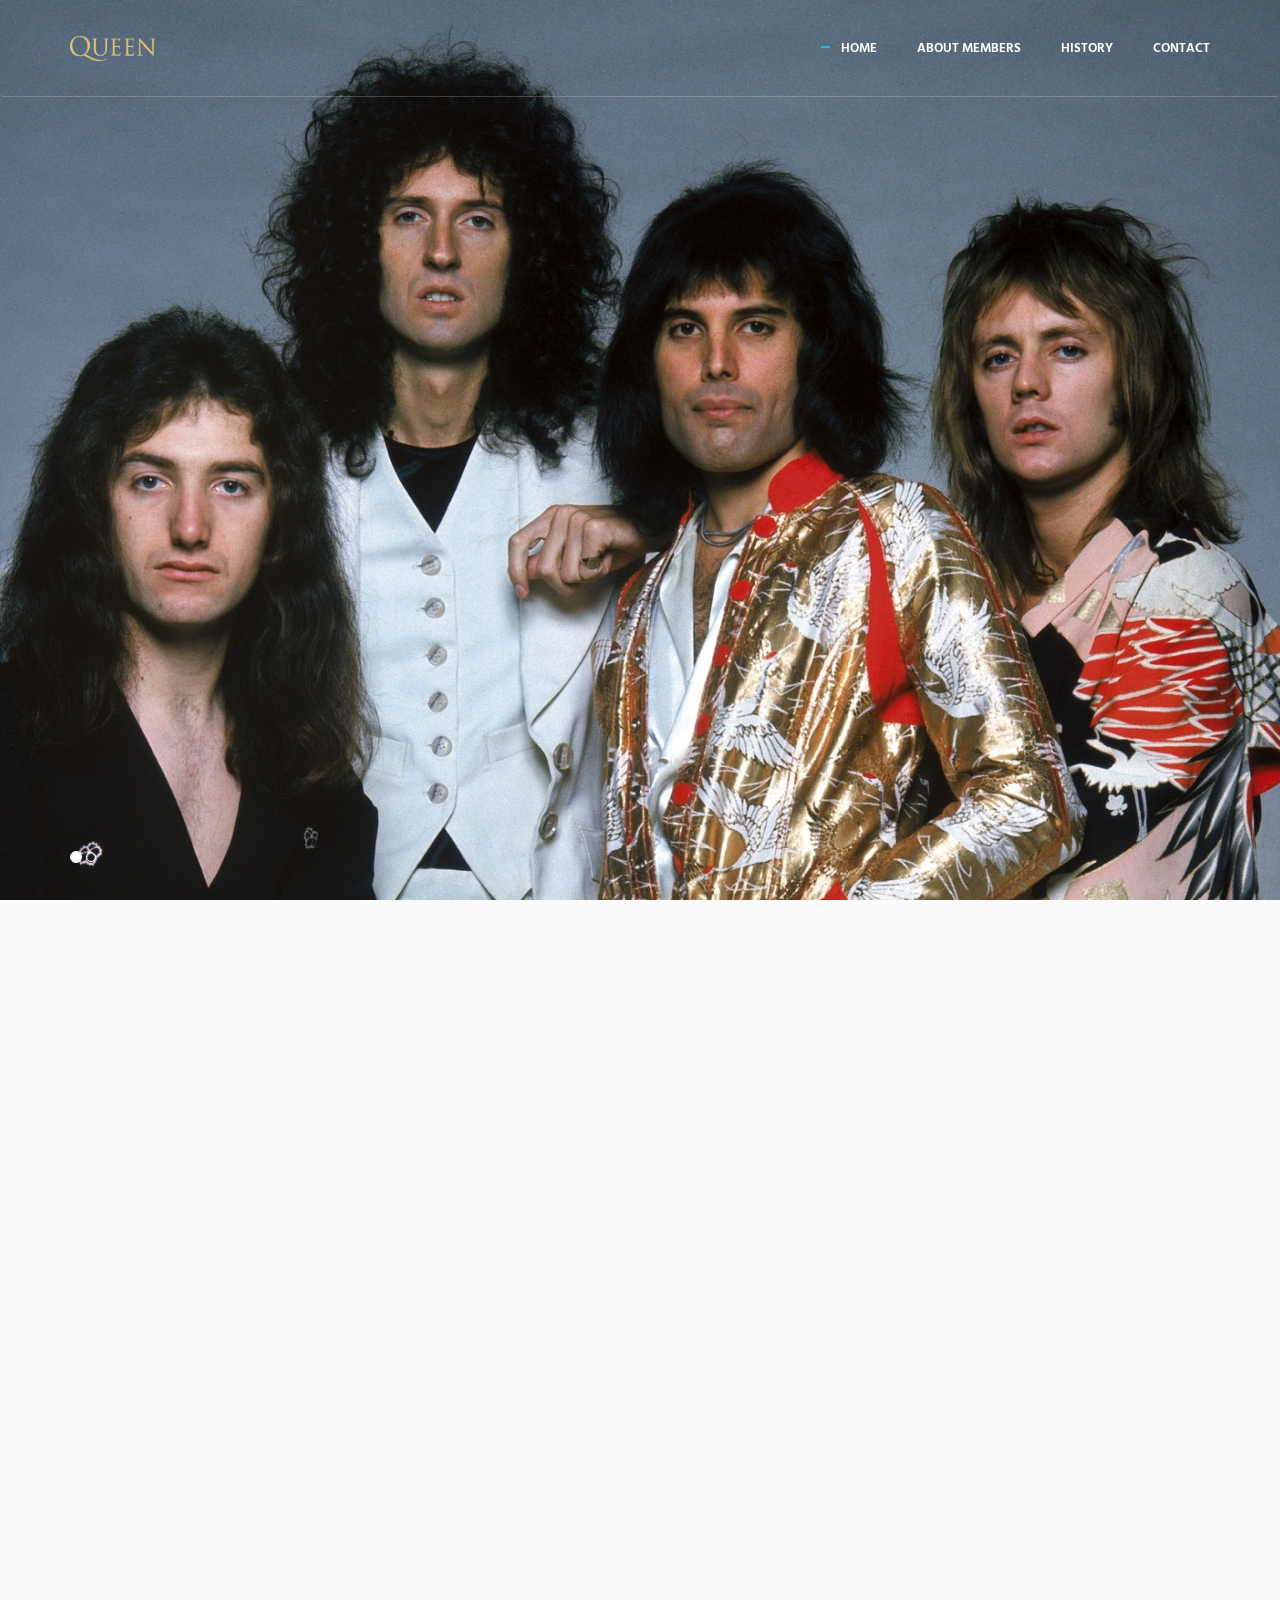
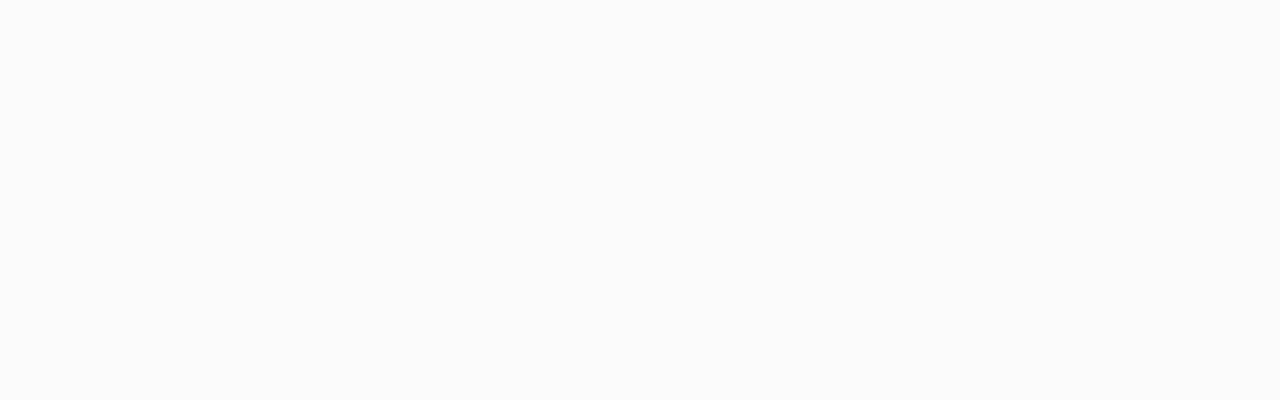
<file: index.html>
<!DOCTYPE html>
<!-- ==============================
    Project:        Metronic "Asentus" Frontend Freebie - Responsive HTML Template Based On Twitter Bootstrap 3.3.4
    Version:        1.0
    Author:         KeenThemes
    Primary use:    Corporate, Business Themes.
    Email:          support@keenthemes.com
    Follow:         http://www.twitter.com/keenthemes
    Like:           http://www.facebook.com/keenthemes
    Website:        http://www.keenthemes.com
    Premium:        Premium Metronic Admin Theme: http://themeforest.net/item/metronic-responsive-admin-dashboard-template/4021469?ref=keenthemes
================================== -->
<html lang="en" class="no-js">
    <!-- BEGIN HEAD -->
    <head>
        <meta charset="utf-8"/>
        <title>Queen</title>
        <meta http-equiv="X-UA-Compatible" content="IE=edge">
        <meta content="width=device-width, initial-scale=1" name="viewport"/>
        <meta content="" name="description"/>
        <meta content="" name="author"/>

        <!-- GLOBAL MANDATORY STYLES -->
        <link href="http://fonts.googleapis.com/css?family=Hind:300,400,500,600,700" rel="stylesheet" type="text/css">
        <link href="vendor/simple-line-icons/simple-line-icons.min.css" rel="stylesheet" type="text/css"/>
        <link href="vendor/bootstrap/css/bootstrap.min.css" rel="stylesheet" type="text/css"/>

        <!-- PAGE LEVEL PLUGIN STYLES -->
        <link href="css/animate.css" rel="stylesheet">
        <link href="vendor/swiper/css/swiper.min.css" rel="stylesheet" type="text/css"/>

        <!-- THEME STYLES -->
        <link href="css/layout.min.css" rel="stylesheet" type="text/css"/>

        <!-- Favicon -->
        <link rel="shortcut icon" href="favicon.ico"/>
    </head>
    <!-- END HEAD -->

    <!-- BODY -->
    <body>

        <!--========== HEADER ==========-->
        <header class="header navbar-fixed-top">
            <!-- Navbar -->
            <nav class="navbar" role="navigation">
                <div class="container">
                    <!-- Brand and toggle get grouped for better mobile display -->
                    <div class="menu-container">
                        <button type="button" class="navbar-toggle" data-toggle="collapse" data-target=".nav-collapse">
                            <span class="sr-only">Toggle navigation</span>
                            <span class="toggle-icon"></span>
                        </button>

                        <!-- Logo -->
                        <div class="logo">
                            <a class="logo-wrap" href="index.html">
                                <img class="logo-img logo-img-main" src="img/logo.png" alt="Logo">
                                <img class="logo-img logo-img-active" src="img/logo.png" alt="Logo">
                            </a>
                        </div>
                        <!-- End Logo -->
                    </div>

                    <!-- Collect the nav links, forms, and other content for toggling -->
                    <div class="collapse navbar-collapse nav-collapse">
                        <div class="menu-container">

                            <ul class="navbar-nav navbar-nav-right">
                                <li class="nav-item"><a class="nav-item-child nav-item-hover active" href="index.html">Home</a></li>
                                <li class="nav-item"><a class="nav-item-child nav-item-hover" href="about.html">About members</a></li>
                                <li class="nav-item"><a class="nav-item-child nav-item-hover" href="faq.html">History</a></li>                            
                                <li class="nav-item"><a class="nav-item-child nav-item-hover" href="contact.html">Contact</a></li>
                            </ul>
                        </div>
                    </div>
                    <!-- End Navbar Collapse -->
                </div>
            </nav>
            <!-- Navbar -->
        </header>
        <!--========== END HEADER ==========-->

        <div id="carousel-example-generic" class="carousel slide" data-ride="carousel">
            <div class="container">
                <!-- Indicators -->
                <ol class="carousel-indicators">
                    <li data-target="#carousel-example-generic" data-slide-to="0" class="active"></li>
                    <li data-target="#carousel-example-generic" data-slide-to="1"></li>
                </ol>
            </div>
                       <!-- Wrapper for slides -->
            <div class="carousel-inner" role="listbox">
                <div class="item active">
                    <img class="img-responsive" src="img/queen.jpg" alt="Slider Image">
                    <div class="container">
                        <div class="carousel-centered">
                            <div class="margin-b-40">
                            </div>
                        </div>
                    </div>
                </div>
                <div class="item">
                    <img class="img-responsive" src="img/queen2.jpg" alt="Slider Image">
                    <div class="container">
                        <div class="carousel-centered">
                            <div class="margin-b-40">
                            </div>
                        </div>
                    </div>
                </div>
            </div>
        </div>

        <!--========== PAGE LAYOUT ==========-->
        <!-- Service -->
        <div class="bg-color-sky-light" data-auto-height="true">
            <div class="content-lg container">
                <div class="row row-space-1 margin-b-2">
                    <div class="col-sm-4 sm-margin-b-2">
                        <div class="wow fadeInLeft" data-wow-duration=".3" data-wow-delay=".3s">
                            <div class="service" data-height="height">
                                 <img class="img-responsive" src="img/рапсодия.jpg" alt="Slider Image">
                                <div class="service-info">
                                    <h3>Bohemian Rhapsody</h3>
                                    <p class="margin-b-5">"A Night at the Opera" - 1975</p>
                                </div>
                                <a href="#" class="content-wrapper-link"></a>    
                            </div>
                        </div>
                    </div>
                    <div class="col-sm-4 sm-margin-b-2">
                        <div class="wow fadeInLeft" data-wow-duration=".3" data-wow-delay=".2s">
                            <div class="service" data-height="height">
                                 <img class="img-responsive" src="img/we.jpg" alt="Slider Image">
                                <div class="service-info">
                                    <h3>We Will Rock You</h3>
                                    <p class="margin-b-5">"News of the World" - 1977</p>
                                </div>
                                <a href="#" class="content-wrapper-link"></a>    
                            </div>
                        </div>
                    </div>
                    <div class="col-sm-4">
                        <div class="wow fadeInLeft" data-wow-duration=".3" data-wow-delay=".1s">
                            <div class="service" data-height="height">
                               <img class="img-responsive" src="img/you are my best friend.jpg" alt="Slider Image">
                                <div class="service-info">
                                    <h3>You're My Best Friend</h3>
                                    <p class="margin-b-5"> A Night at the Opera - 1975</p>
                                </div>
                                <a href="#" class="content-wrapper-link"></a>    
                            </div>
                        </div>
                    </div>
                </div>
                <!--// end row -->

                <div class="row row-space-1">
                    <div class="col-sm-4 sm-margin-b-2">
                        <div class="wow fadeInLeft" data-wow-duration=".3" data-wow-delay=".4s">
                            <div class="service" data-height="height">
                               <img class="img-responsive" src="img/show.png" alt="Slider Image">
                                <div class="service-info">
                                    <h3>The Show Must Go On</h3>
                                    <p class="margin-b-5">"Innuendo" - 1991</p>
                                </div>
                                <a href="#" class="content-wrapper-link"></a>    
                            </div>
                        </div>
                    </div>
                    <div class="col-sm-4 sm-margin-b-2">
                        <div class="wow fadeInLeft" data-wow-duration=".3" data-wow-delay=".5s">
                            <div class="service" data-height="height">
                                <img class="img-responsive" src="img/champions.jpg" alt="Slider Image">
                                <div class="service-info">
                                    <h3>We are the champions</h3>
                                    <p class="margin-b-5">"News of the World" - 1977</p>
                                </div>
                                <a href="#" class="content-wrapper-link"></a>    
                            </div>
                        </div>
                    </div>
                    <div class="col-sm-4">
                        <div class="wow fadeInLeft" data-wow-duration=".3" data-wow-delay=".6s">
                            <div class="service" data-height="height">
                                <img class="img-responsive" src="img/break free.jpg" alt="Slider Image">
                                <div class="service-info">
                                    <h3>I Want to Break Free</h3>
                                    <p class="margin-b-5">"The Works" - 1984</p>
                                </div>
                                <a href="#" class="content-wrapper-link"></a>    
                            </div>
                        </div>
                    </div>
                </div>
                <!--// end row -->
            </div>
        </div>

            <!-- End Copyright -->
        </footer>
        <!--========== END FOOTER ==========-->

        <!-- Back To Top -->
        <a href="javascript:void(0);" class="js-back-to-top back-to-top">Top</a>

        <!-- JAVASCRIPTS(Load javascripts at bottom, this will reduce page load time) -->
        <!-- CORE PLUGINS -->
        <script src="vendor/jquery.min.js" type="text/javascript"></script>
        <script src="vendor/jquery-migrate.min.js" type="text/javascript"></script>
        <script src="vendor/bootstrap/js/bootstrap.min.js" type="text/javascript"></script>

        <!-- PAGE LEVEL PLUGINS -->
        <script src="vendor/jquery.easing.js" type="text/javascript"></script>
        <script src="vendor/jquery.back-to-top.js" type="text/javascript"></script>
        <script src="vendor/jquery.smooth-scroll.js" type="text/javascript"></script>
        <script src="vendor/jquery.wow.min.js" type="text/javascript"></script>
        <script src="vendor/swiper/js/swiper.jquery.min.js" type="text/javascript"></script>
        <script src="vendor/masonry/jquery.masonry.pkgd.min.js" type="text/javascript"></script>
        <script src="vendor/masonry/imagesloaded.pkgd.min.js" type="text/javascript"></script>

        <!-- PAGE LEVEL SCRIPTS -->
        <script src="js/layout.min.js" type="text/javascript"></script>
        <script src="js/components/wow.min.js" type="text/javascript"></script>
        <script src="js/components/swiper.min.js" type="text/javascript"></script>
        <script src="js/components/masonry.min.js" type="text/javascript"></script>

    </body>
    <!-- END BODY -->
</html>
</file>
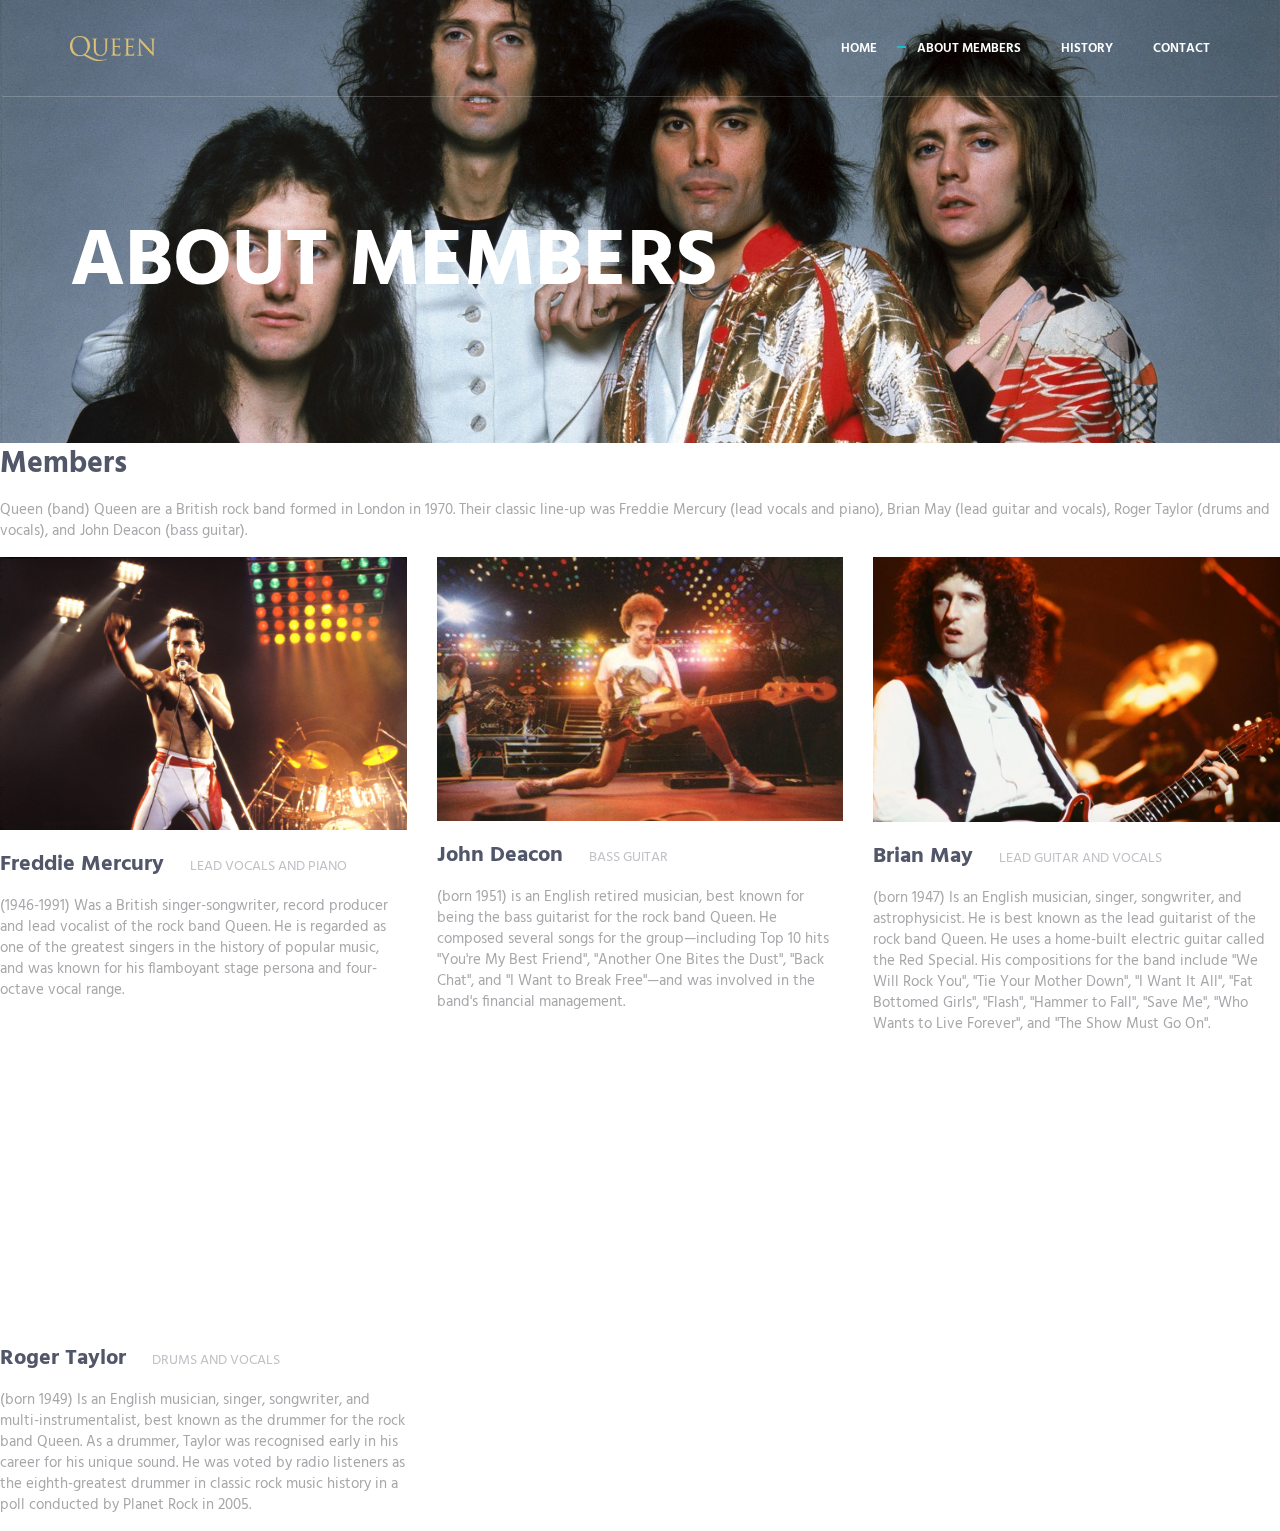
<file: about.html>
<!DOCTYPE html>
<!-- ==============================
    Project:        Metronic "Asentus" Frontend Freebie - Responsive HTML Template Based On Twitter Bootstrap 3.3.4
    Version:        1.0
    Author:         KeenThemes
    Primary use:    Corporate, Business Themes.
    Email:          support@keenthemes.com
    Follow:         http://www.twitter.com/keenthemes
    Like:           http://www.facebook.com/keenthemes
    Website:        http://www.keenthemes.com
    Premium:        Premium Metronic Admin Theme: http://themeforest.net/item/metronic-responsive-admin-dashboard-template/4021469?ref=keenthemes
================================== -->
<html lang="en" class="no-js">
    <!-- BEGIN HEAD -->
    <head>
        <meta charset="utf-8"/>
        <title>The Band "Queen".about members</title>
        <meta http-equiv="X-UA-Compatible" content="IE=edge">
        <meta content="width=device-width, initial-scale=1" name="viewport"/>
        <meta content="" name="description"/>
        <meta content="" name="author"/>

        <!-- GLOBAL MANDATORY STYLES -->
        <link href="http://fonts.googleapis.com/css?family=Hind:300,400,500,600,700" rel="stylesheet" type="text/css">
        <link href="vendor/simple-line-icons/simple-line-icons.min.css" rel="stylesheet" type="text/css"/>
        <link href="vendor/bootstrap/css/bootstrap.min.css" rel="stylesheet" type="text/css"/>

        <!-- PAGE LEVEL PLUGIN STYLES -->
        <link href="css/animate.css" rel="stylesheet">
        <link href="vendor/swiper/css/swiper.min.css" rel="stylesheet" type="text/css"/>

        <!-- THEME STYLES -->
        <link href="css/layout.min.css" rel="stylesheet" type="text/css"/>

        <!-- Favicon -->
        <link rel="shortcut icon" href="favicon.ico"/>
    </head>
    <!-- END HEAD -->

    <!-- BODY -->
    <body>

        <!--========== HEADER ==========-->
        <header class="header navbar-fixed-top">
            <!-- Navbar -->
            <nav class="navbar" role="navigation">
                <div class="container">
                    <!-- Brand and toggle get grouped for better mobile display -->
                    <div class="menu-container">
                        <button type="button" class="navbar-toggle" data-toggle="collapse" data-target=".nav-collapse">
                            <span class="sr-only">Toggle navigation</span>
                            <span class="toggle-icon"></span>
                        </button>

                        <!-- Logo -->
                        <div class="logo">
                            <a class="logo-wrap" href="index.html">
                                <img class="logo-img logo-img-main" src="img/logo.png" alt="Logo">
                                <img class="logo-img logo-img-active" src="img/logo.png" alt="Logo">
                            </a>
                        </div>
                        <!-- End Logo -->
                    </div>

                    <!-- Collect the nav links, forms, and other content for toggling -->
                    <div class="collapse navbar-collapse nav-collapse">
                        <div class="menu-container">
                            <ul class="navbar-nav navbar-nav-right">
                                <li class="nav-item"><a class="nav-item-child nav-item-hover" href="index.html">Home</a></li>
                                <li class="nav-item"><a class="nav-item-child nav-item-hover active" href="about.html">About members</a></li>
                                <li class="nav-item"><a class="nav-item-child nav-item-hover" href="faq.html">History</a></li>  
                                <li class="nav-item"><a class="nav-item-child nav-item-hover" href="contact.html">Contact</a></li>
                            </ul>
                        </div>
                    </div>
                    <!-- End Navbar Collapse -->
                </div>
            </nav>
            <!-- Navbar -->
        </header>
        <!--========== END HEADER ==========-->

        <!--========== PARALLAX ==========-->
        <div class="parallax-window" data-parallax="scroll" data-image-src="img/queen.jpg">
            <div class="parallax-content container">
                <h1 class="carousel-title">About members</h1>
            </div>
        </div>
        <!--========== PARALLAX ==========-->

        <!--========== PAGE LAYOUT ==========-->
        <!-- Features -->
                        <h2>Members</h2>
                        <p>Queen (band) Queen are a British rock band formed in London in 1970. Their classic line-up was Freddie Mercury (lead vocals and piano), Brian May (lead guitar and vocals), Roger Taylor (drums and vocals), and John Deacon (bass guitar).</p>
                    </div>
                </div>
                <!--// end row -->

                <div class="row">
                    <!-- Team -->
                    <div class="col-sm-4 sm-margin-b-50">
                        <div class="bg-color-white margin-b-20">
                            <div class="wow zoomIn" data-wow-duration=".3" data-wow-delay=".1s">
                                <img class="img-responsive" src="img/770x860/01.jpg" alt="Team Image">
                            </div>
                        </div>
                        <h4><a href="#">Freddie Mercury</a> <span class="text-uppercase margin-l-20">lead vocals and piano</span></h4>
                        <p>(1946-1991)
                        Was a British singer-songwriter, record producer and lead vocalist of the rock band Queen. He is regarded as one of the greatest singers in the history of popular music, and was known for his flamboyant stage persona and four-octave vocal range.</p>
                    </div>
                   
                    <div class="col-sm-4 sm-margin-b-50">
                        <div class="bg-color-white margin-b-20">
                            <div class="wow zoomIn" data-wow-duration=".3" data-wow-delay=".1s">
                                <img class="img-responsive" src="img/770x860/04.jpg" alt="Team Image">
                            </div>
                        </div>
                        <h4><a href="#">John Deacon</a> <span class="text-uppercase margin-l-20">bass guitar</span></h4>
                        <p>(born 1951)
                            is an English retired musician, best known for being the bass guitarist for the rock band Queen. He composed several songs for the group—including Top 10 hits "You're My Best Friend", "Another One Bites the Dust", "Back Chat", and "I Want to Break Free"—and was involved in the band's financial management.
                        </p>
                    </div>
                      <div class="col-sm-4 sm-margin-b-50">
                        <div class="bg-color-white margin-b-20">
                            <div class="wow zoomIn" data-wow-duration=".3" data-wow-delay=".1s">
                                <img class="img-responsive" src="img/770x860/02.jpg" alt="Team Image">
                            </div>
                        </div>
                        <h4><a href="#">Brian May</a> <span class="text-uppercase margin-l-20">lead guitar and vocals</span></h4>
                        <p>(born 1947)
                            Is an English musician, singer, songwriter, and astrophysicist. He is best known as the lead guitarist of the rock band Queen. He uses a home-built electric guitar called the Red Special. His compositions for the band include "We Will Rock You", "Tie Your Mother Down", "I Want It All", "Fat Bottomed Girls", "Flash", "Hammer to Fall", "Save Me", "Who Wants to Live Forever", and "The Show Must Go On".
                        </p>
                    </div>
                     <div class="col-sm-4 sm-margin-b-50">
                        <div class="bg-color-white margin-b-20">
                            <div class="wow zoomIn" data-wow-duration=".3" data-wow-delay=".1s">
                                <img class="img-responsive" src="img/770x860/03.jpg" alt="Team Image">
                            </div>
                        </div>
                        <h4><a href="#">Roger Taylor</a> <span class="text-uppercase margin-l-20">drums and vocals</span></h4>
                        <p>(born 1949)
                        Is an English musician, singer, songwriter, and multi-instrumentalist, best known as the drummer for the rock band Queen. As a drummer, Taylor was recognised early in his career for his unique sound. He was voted by radio listeners as the eighth-greatest drummer in classic rock music history in a poll conducted by Planet Rock in 2005.</p>
                    </div>
                    <!-- End Team -->
                </div>
                <!--// end row -->
            </div>
        </div>

        <!-- Back To Top -->
        <a href="javascript:void(0);" class="js-back-to-top back-to-top">Top</a>

        <!-- JAVASCRIPTS(Load javascripts at bottom, this will reduce page load time) -->
        <!-- CORE PLUGINS -->
        <script src="vendor/jquery.min.js" type="text/javascript"></script>
        <script src="vendor/jquery-migrate.min.js" type="text/javascript"></script>
        <script src="vendor/bootstrap/js/bootstrap.min.js" type="text/javascript"></script>

        <!-- PAGE LEVEL PLUGINS -->
        <script src="vendor/jquery.easing.js" type="text/javascript"></script>
        <script src="vendor/jquery.back-to-top.js" type="text/javascript"></script>
        <script src="vendor/jquery.smooth-scroll.js" type="text/javascript"></script>
        <script src="vendor/jquery.wow.min.js" type="text/javascript"></script>
        <script src="vendor/jquery.parallax.min.js" type="text/javascript"></script>
        <script src="vendor/swiper/js/swiper.jquery.min.js" type="text/javascript"></script>

        <!-- PAGE LEVEL SCRIPTS -->
        <script src="js/layout.min.js" type="text/javascript"></script>
        <script src="js/components/swiper.min.js" type="text/javascript"></script>
        <script src="js/components/wow.min.js" type="text/javascript"></script>

    </body>
    <!-- END BODY -->
</html>
</file>
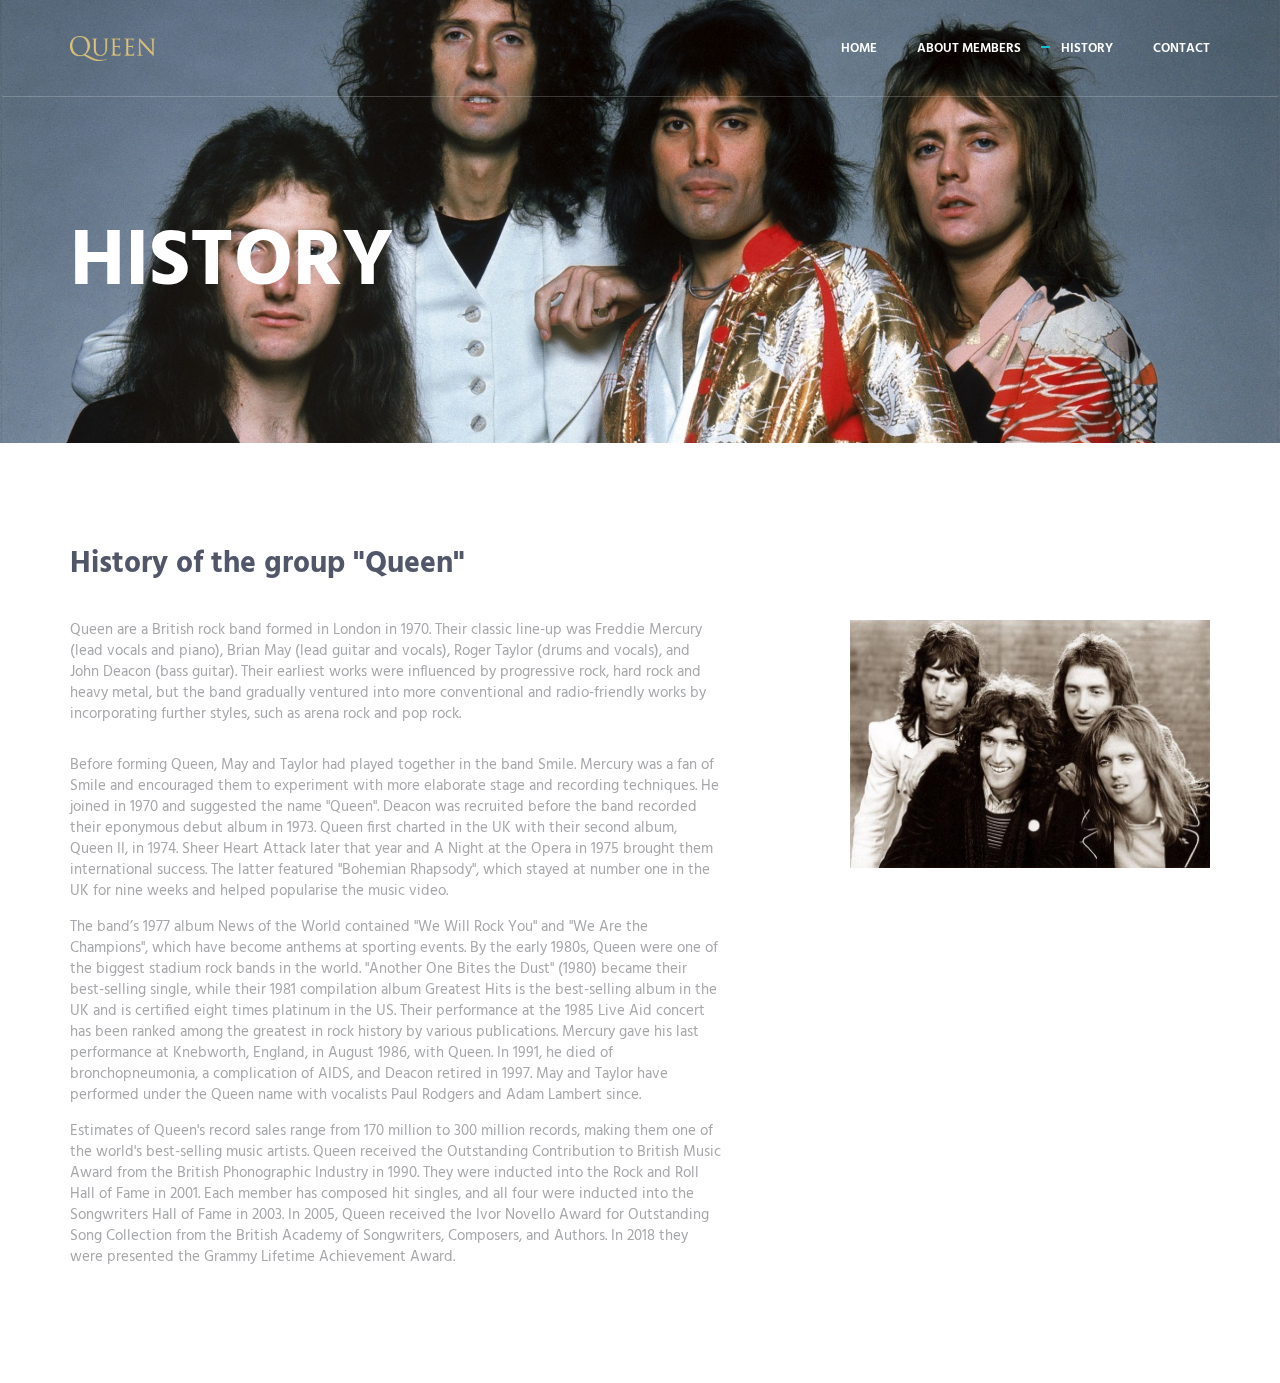
<file: faq.html>
<!DOCTYPE html>
<!-- ==============================
    Project:        Metronic "Asentus" Frontend Freebie - Responsive HTML Template Based On Twitter Bootstrap 3.3.4
    Version:        1.0
    Author:         KeenThemes
    Primary use:    Corporate, Business Themes.
    Email:          support@keenthemes.com
    Follow:         http://www.twitter.com/keenthemes
    Like:           http://www.facebook.com/keenthemes
    Website:        http://www.keenthemes.com
    Premium:        Premium Metronic Admin Theme: http://themeforest.net/item/metronic-responsive-admin-dashboard-template/4021469?ref=keenthemes
================================== -->
<html lang="en" class="no-js">
    <!-- BEGIN HEAD -->
    <head>
        <meta charset="utf-8"/>
        <title>The Band "Queen".history</title>
        <meta http-equiv="X-UA-Compatible" content="IE=edge">
        <meta content="width=device-width, initial-scale=1" name="viewport"/>
        <meta content="" name="description"/>
        <meta content="" name="author"/>

        <!-- GLOBAL MANDATORY STYLES -->
        <link href="http://fonts.googleapis.com/css?family=Hind:300,400,500,600,700" rel="stylesheet" type="text/css">
        <link href="vendor/simple-line-icons/simple-line-icons.min.css" rel="stylesheet" type="text/css"/>
        <link href="vendor/bootstrap/css/bootstrap.min.css" rel="stylesheet" type="text/css"/>

        <!-- PAGE LEVEL PLUGIN STYLES -->
        <link href="css/animate.css" rel="stylesheet">

        <!-- THEME STYLES -->
        <link href="css/layout.min.css" rel="stylesheet" type="text/css"/>

        <!-- Favicon -->
        <link rel="shortcut icon" href="favicon.ico"/>
    </head>
    <!-- END HEAD -->

    <!-- BODY -->
    <body>

        <!--========== HEADER ==========-->
        <header class="header navbar-fixed-top">
            <!-- Navbar -->
            <nav class="navbar" role="navigation">
                <div class="container">
                    <!-- Brand and toggle get grouped for better mobile display -->
                    <div class="menu-container">
                        <button type="button" class="navbar-toggle" data-toggle="collapse" data-target=".nav-collapse">
                            <span class="sr-only">Toggle navigation</span>
                            <span class="toggle-icon"></span>
                        </button>

                        <!-- Logo -->
                        <div class="logo">
                            <a class="logo-wrap" href="index.html">
                                <img class="logo-img logo-img-main" src="img/logo.png" alt="Logo">
                                <img class="logo-img logo-img-active" src="img/logo.png" alt="Logo">
                            </a>
                        </div>
                        <!-- End Logo -->
                    </div>

                    <!-- Collect the nav links, forms, and other content for toggling -->
                    <div class="collapse navbar-collapse nav-collapse">
                        <div class="menu-container">
                            <ul class="navbar-nav navbar-nav-right">
                                <li class="nav-item"><a class="nav-item-child nav-item-hover" href="index.html">Home</a></li>
                                <li class="nav-item"><a class="nav-item-child nav-item-hover" href="about.html">About members</a></li>
                                <li class="nav-item"><a class="nav-item-child nav-item-hover active" href="faq.html">History</a></li>
                                <li class="nav-item"><a class="nav-item-child nav-item-hover" href="contact.html">Contact</a></li>
                            </ul>
                        </div>
                    </div>
                    <!-- End Navbar Collapse -->
                </div>
            </nav>
            <!-- Navbar -->
        </header>
        <!--========== END HEADER ==========-->

        <!--========== PARALLAX ==========-->
        <div class="parallax-window" data-parallax="scroll" data-image-src="img/queen.jpg">
            <div class="parallax-content container">
                <h1 class="carousel-title">History</h1>
            </div>
        </div>
        <!-- General Questions -->
        <div class="content-lg container">
            <div class="row margin-b-20">
                <div class="col-sm-6">
                    <h2>History of the group "Queen"</h2>
                </div>
            </div>
            <div class="row">
                <div class="col-sm-7 sm-margin-b-50">
                    <div class="margin-b-30">
                        <p>Queen are a British rock band formed in London in 1970. Their classic line-up was Freddie Mercury (lead vocals and piano), Brian May (lead guitar and vocals), Roger Taylor (drums and vocals), and John Deacon (bass guitar). Their earliest works were influenced by progressive rock, hard rock and heavy metal, but the band gradually ventured into more conventional and radio-friendly works by incorporating further styles, such as arena rock and pop rock.</p>
                    </div>
                    <p>Before forming Queen, May and Taylor had played together in the band Smile. Mercury was a fan of Smile and encouraged them to experiment with more elaborate stage and recording techniques. He joined in 1970 and suggested the name "Queen". Deacon was recruited before the band recorded their eponymous debut album in 1973. Queen first charted in the UK with their second album, Queen II, in 1974. Sheer Heart Attack later that year and A Night at the Opera in 1975 brought them international success. The latter featured "Bohemian Rhapsody", which stayed at number one in the UK for nine weeks and helped popularise the music video.</p>
                    <p>The band’s 1977 album News of the World contained "We Will Rock You" and "We Are the Champions", which have become anthems at sporting events. By the early 1980s, Queen were one of the biggest stadium rock bands in the world. "Another One Bites the Dust" (1980) became their best-selling single, while their 1981 compilation album Greatest Hits is the best-selling album in the UK and is certified eight times platinum in the US. Their performance at the 1985 Live Aid concert has been ranked among the greatest in rock history by various publications. Mercury gave his last performance at Knebworth, England, in August 1986, with Queen. In 1991, he died of bronchopneumonia, a complication of AIDS, and Deacon retired in 1997. May and Taylor have performed under the Queen name with vocalists Paul Rodgers and Adam Lambert since.</p>
                    <p>Estimates of Queen's record sales range from 170 million to 300 million records, making them one of the world's best-selling music artists. Queen received the Outstanding Contribution to British Music Award from the British Phonographic Industry in 1990. They were inducted into the Rock and Roll Hall of Fame in 2001. Each member has composed hit singles, and all four were inducted into the Songwriters Hall of Fame in 2003. In 2005, Queen received the Ivor Novello Award for Outstanding Song Collection from the British Academy of Songwriters, Composers, and Authors. In 2018 they were presented the Grammy Lifetime Achievement Award.</p>
                </div>
                <div class="col-sm-4 col-sm-offset-1">
                    <img class="img-responsive" src="img/640x380/03.jpg" alt="Photo of "Queen">
                </div>
            </div>
            <!--// end row -->
        </div>

        <!-- Back To Top -->
        <a href="javascript:void(0);" class="js-back-to-top back-to-top">Top</a>

        <!-- JAVASCRIPTS(Load javascripts at bottom, this will reduce page load time) -->
        <!-- CORE PLUGINS -->
        <script src="vendor/jquery.min.js" type="text/javascript"></script>
        <script src="vendor/jquery-migrate.min.js" type="text/javascript"></script>
        <script src="vendor/bootstrap/js/bootstrap.min.js" type="text/javascript"></script>

        <!-- PAGE LEVEL PLUGINS -->
        <script src="vendor/jquery.easing.js" type="text/javascript"></script>
        <script src="vendor/jquery.back-to-top.js" type="text/javascript"></script>
        <script src="vendor/jquery.smooth-scroll.js" type="text/javascript"></script>
        <script src="vendor/jquery.wow.min.js" type="text/javascript"></script>
        <script src="vendor/jquery.parallax.min.js" type="text/javascript"></script>

        <!-- PAGE LEVEL SCRIPTS -->
        <script src="js/layout.min.js" type="text/javascript"></script>
        <script src="js/components/wow.min.js" type="text/javascript"></script>

    </body>
    <!-- END BODY -->
</html>
</file>
<file: css/layout.min.css>
@charset "UTF-8";.blockquote,.btn-theme,p{line-height:1.4}.btn-theme.active.focus,.btn-theme.active:focus,.btn-theme.focus,.btn-theme:active.focus,.btn-theme:active:focus,.btn-theme:focus,:active,:focus,a,a:active,a:focus,a:hover{outline:0}.btn-theme:hover,.service .service-element,.service .service-info,.service:hover .service-element,.service:hover .service-info{transition-duration:.3s;transition-property:all;transition-timing-function:cubic-bezier(.7,1,.7,1)}.blockquote,.header .nav-item-child,.link,a,body,em,h1,h2,h3,h4,h5,h6,li,li a,p,span{font-family:Hind,sans-serif}.back-to-top:focus,.back-to-top:hover,.btn-theme.focus,.btn-theme:focus,.btn-theme:hover,.content-wrapper-link,.header .logo-wrap:focus,.header .logo-wrap:hover,a:active,a:focus,a:hover,h1>a:focus,h2>a:focus,h3>a:focus,h4>a:focus,h5>a:focus,h6>a:focus{text-decoration:none}.back-to-top,.carousel-title,.header .nav-item-child,.link{text-transform:uppercase}.container-full-width:after,.masonry-grid:after{clear:both}html{overflow-x:hidden}body,html,html a{-webkit-font-smoothing:antialiased}p{font-size:15px;font-weight:400;color:#a6a7aa;margin-bottom:15px}em,li,li a{font-size:16px;font-weight:500;color:#515769}a{color:#81848f}a:active,a:focus,a:hover{color:#999caa}.link{position:relative;font-size:13px;font-weight:600}.link:after{position:absolute;top:8px;right:-15px;width:9px;height:2px;background:#17bed2;content:" "}span{font-size:14px;font-weight:400;color:#bfc1c7}h1,h2,h3,h4,h5,h6{font-weight:700;color:#515769;line-height:1.4;margin:0 0 15px}h1>a,h2>a,h3>a,h4>a,h5>a,h6>a{color:#515769}h1>a:hover,h2>a:hover,h3>a:hover,h4>a:hover,h5>a:hover,h6>a:hover{color:#999caa;text-decoration:none}h1{font-size:40px}h2{font-size:30px}h3,h4{font-size:22px}::selection{color:#fff;background:#17bed2;text-shadow:none}::-webkit-selection{color:#fff;background:#17bed2;text-shadow:none}::-moz-selection{color:#fff;background:#17bed2;text-shadow:none}.section-seperator{border-bottom:1px solid #edf0f2}.content-wrapper-link{position:absolute;top:0;left:0;right:0;bottom:0;display:block;z-index:3}.blockquote{position:relative;font-size:17px;font-weight:400;color:#a6a7aa;border-left:none;margin-left:20px}.blockquote:before{position:absolute;top:0;left:-20px;font-size:60px;display:inline-block;color:#17bed2;content:'“'}.btn-theme{position:relative;display:inline-block;text-align:center;background-image:none;border-style:solid;white-space:nowrap;vertical-align:middle;-ms-touch-action:manipulation;touch-action:manipulation;cursor:pointer;-webkit-user-select:none;-moz-user-select:none;-ms-user-select:none;user-select:none}.btn-theme.active,.btn-theme:active{background-image:none;outline:0}.btn-theme.disabled,.btn-theme[disabled],fieldset[disabled] .btn-theme{cursor:not-allowed;box-shadow:none;opacity:.65;pointer-events:none}.btn-white-brd{color:#fff;background:0 0;border-color:rgba(255,255,255,.3);border-width:1px}.btn-white-brd.focus,.btn-white-brd:focus,.btn-white-brd:hover{color:#515769;background:#fff;border-color:transparent}.btn-default-bg{color:#515769;background:#f3f4f5;border-color:transparent;border-width:0}.btn-base-bg,.btn-default-bg.focus,.btn-default-bg:focus,.btn-default-bg:hover{background:#17bed2;color:#fff;border-color:transparent}.btn-base-bg{border-width:0}.btn-base-bg.focus,.btn-base-bg:focus,.btn-base-bg:hover{color:#fff;background:#63cbd7;border-color:transparent}.footer .footer-seperator,.header .navbar{border-bottom:1px solid rgba(255,255,255,.2)}.btn-theme-sm{font-size:13px;font-weight:600;padding:15px 30px}.pricing{padding:70px 45px;background:#fff;margin-top:50px}@media (max-width:768px){.pricing{margin-top:0}}.pricing.pricing-active{padding-top:110px;padding-bottom:110px;margin-top:10px}@media (max-width:768px){.pricing.pricing-active{margin-top:0}}.pricing .pricing-icon{display:block;font-size:30px;color:#999caa;margin-bottom:30px}.pricing .pricing-list-item{position:relative;font-size:13px;color:#81848f;padding-left:20px;margin-bottom:10px}.pricing .pricing-list-item:before{position:absolute;top:7px;left:0;width:9px;height:2px;background:#17bed2;content:" ";margin-right:10px}@media (max-width:991px){.promo-section .promo-section-col{padding-top:100px;padding-bottom:100px}}@media (min-width:992px){.promo-section{position:relative;height:400px}.promo-section .promo-section-col{width:45%}.promo-section .promo-section-img-left{position:absolute;top:0;right:50%}.promo-section .promo-section-img-right{position:absolute;top:0;left:50%}.promo-section .ver-center{display:table;height:400px}.promo-section .ver-center-aligned{display:table-cell;vertical-align:middle}}.service{background:#fff;padding:50px}.service .service-element,.service .service-info{-webkit-transform:translate3d(0,0,0);-moz-transform:translate3d(0,0,0);transform:translate3d(0,0,0)}.service .service-icon{display:block;font-size:30px;color:#999caa;margin-bottom:30px}.header .logo-img,.header .logo-img-main,.header .logo-wrap{display:inline-block}.service:hover .service-element{opacity:0;-webkit-transform:translate3d(0,-100%,0);-moz-transform:translate3d(0,-100%,0);transform:translate3d(0,-100%,0)}.service:hover .service-info{-webkit-transform:translate3d(0,-30%,0);-moz-transform:translate3d(0,-30%,0);transform:translate3d(0,-30%,0)}.work,.work .work-overlay{position:relative}.work .work-content,.work .work-overlay:before{position:absolute;transition-property:all;transition-timing-function:cubic-bezier(.7,1,.7,1);transition-duration:.3s;left:0}.work .work-overlay:before{top:0;width:100%;height:100%;background:0 0;content:" "}.work .work-content{bottom:0;opacity:0;padding:25px;-webkit-transform:translate3d(0,20px,0);-moz-transform:translate3d(0,20px,0);transform:translate3d(0,20px,0)}.work:hover .work-overlay:before{background:rgba(0,0,0,.5);transition-duration:.3s;transition-property:all;transition-timing-function:cubic-bezier(.7,1,.7,1)}.work:hover .work-content{opacity:1;-webkit-transform:translate3d(0,0,0);-moz-transform:translate3d(0,0,0);transform:translate3d(0,0,0);transition-duration:.3s;transition-property:all;transition-timing-function:cubic-bezier(.7,1,.7,1)}.footer{background:url(../img/1920x1080/03.jpg) center center no-repeat;background-size:cover}.footer .footer-list{margin-bottom:0}.footer .footer-list-item{color:#cbd3e1;margin-bottom:25px}.footer .footer-list-link{color:#cbd3e1}.footer .footer-list-link:hover{color:#fff}.footer .footer-input{background:rgba(0,0,0,.15)}.footer .footer-logo{width:85px;height:auto}.navbar-fixed-top .navbar-collapse{max-height:100%}.header .navbar{margin-bottom:0;transition-duration:.3s;transition-property:all;transition-timing-function:cubic-bezier(.7,1,.7,1)}.header .navbar-toggle{width:25px;height:25px;border:none;padding:0;margin:35px 0}.header .navbar-toggle .toggle-icon{position:relative;width:21px;height:1px;display:inline-block;background:#515769;transition-duration:.3s;transition-property:all;transition-timing-function:cubic-bezier(.7,1,.7,1)}.header .navbar-toggle .toggle-icon:after,.header .navbar-toggle .toggle-icon:before{position:absolute;left:0;background:#515769;content:" "}.header .navbar-toggle .toggle-icon:before{width:10px;height:1px;bottom:10px;-webkit-transform:rotate(0);-moz-transform:rotate(0);transform:rotate(0);transition-duration:.3s;transition-property:all;transition-timing-function:cubic-bezier(.7,1,.7,1)}.header .navbar-toggle .toggle-icon:after{width:16px;height:1px;top:-5px;-webkit-transform:rotate(0);-moz-transform:rotate(0);transform:rotate(0);transition-duration:.3s;transition-property:all;transition-timing-function:cubic-bezier(.7,1,.7,1)}.header .navbar-toggle:hover .toggle-icon{background:#17bed2;transition-duration:.3s;transition-property:all;transition-timing-function:cubic-bezier(.7,1,.7,1)}.header .navbar-toggle:hover .toggle-icon:after,.header .navbar-toggle:hover .toggle-icon:before{width:21px;height:1px;background:#17bed2;transition-duration:.3s;transition-property:all;transition-timing-function:cubic-bezier(.7,1,.7,1)}.header .logo-img-active,.header .logo-img-main,.header .nav-item .nav-item-hover.active:after,.header .nav-item:hover .nav-item-hover:after{transition-duration:.4s;transition-property:all;transition-timing-function:cubic-bezier(.7,1,.7,1)}.header .navbar-toggle:hover .toggle-icon.is-clicked{background:rgba(81,87,105,0)}.header .logo{width:100px;height:100px;float:left;max-height:95px;line-height:65px}.header .logo-wrap{padding:15px 0}.header .logo-img{width:85px;height:auto;max-width:100%;max-height:100%;vertical-align:middle}.header .logo-img-active{display:none}.header .nav-item,.header .nav-item-child{display:block;position:relative}.header .navbar-nav{padding-left:0;margin-bottom:0;list-style:none}.header .nav-item:last-child .nav-item-child{padding-right:0}.header .nav-item .nav-item-hover.active:after,.header .nav-item:hover .nav-item-hover:after{opacity:1}.header .nav-item-child{font-size:13px;font-weight:600;color:#fff;line-height:55px;padding:20px;transition-duration:.3s;transition-property:all;transition-timing-function:cubic-bezier(.7,1,.7,1)}.header .nav-item-hover{position:relative}.header .nav-item-hover:after{position:absolute;top:45px;left:0;width:9px;height:2px;background:#17bed2;opacity:0;content:" ";transition-duration:.4s;transition-property:all;transition-timing-function:cubic-bezier(.7,1,.7,1)}@media (max-width:991px){.header{background:#fff}.header .navbar-toggle{display:block}.header .navbar-collapse.collapse{display:none!important}.header .navbar-collapse.collapse.in{display:block!important}.header .nav-collapse{padding-left:0;padding-right:0}.header .navbar-nav{margin:0;float:none}.header .navbar-nav .nav-item{float:none}.header .menu-container:after,.header .menu-container:before{content:" ";display:table}.header .menu-container:after{clear:both}.header .logo .logo-img-main{display:none}.header .logo .logo-img-active{display:inline-block}.header .nav-item-child{color:#515769;line-height:1.4;padding:12px 12px 12px 15px}.header .nav-item-hover:after{position:absolute;top:19px}}@media (max-width:767px){.header .menu-container{padding-left:15px;padding-right:15px;margin-left:0;margin-right:0}.header .navbar>.container,.header .navbar>.container>.nav-collapse{padding-left:0;padding-right:0;margin-left:0;margin-right:0}.header .navbar>.container{width:auto}}@media (min-width:992px){.header .navbar-nav-right{float:right}.page-on-scroll .header .navbar{background:#fff;border-bottom-color:#f0f0f0;transition-duration:.3s;transition-property:all;transition-timing-function:cubic-bezier(.7,1,.7,1)}.page-on-scroll .header .logo-img-active,.page-on-scroll .header .logo-img-main{transition-duration:.4s;transition-property:all;transition-timing-function:cubic-bezier(.7,1,.7,1)}.page-on-scroll .header .logo-img-main{display:none}.page-on-scroll .header .logo-img-active{display:inline-block}.page-on-scroll .header .nav-item-child{color:#515769;transition-duration:.3s;transition-property:all;transition-timing-function:cubic-bezier(.7,1,.7,1)}}.contact-list>li{font-size:13px;color:#81848f;margin-bottom:10px}.back-to-top,.back-to-top:hover{color:#fff;transition-property:all;transition-timing-function:cubic-bezier(.7,1,.7,1);transition-duration:.3s}.back-to-top{position:fixed;right:10px;bottom:10px;display:inline-block;z-index:9;width:40px;height:40px;font-size:11px;font-weight:400;text-align:center;line-height:3;letter-spacing:1px;background:#515769;border-radius:3px;visibility:hidden;opacity:0;padding:5px;-webkit-transform:translate3d(0,50px,0);-moz-transform:translate3d(0,50px,0);transform:translate3d(0,50px,0)}.back-to-top.back-to-top-is-visible{visibility:visible;opacity:.6;-webkit-transform:translate3d(0,0,0);-moz-transform:translate3d(0,0,0);transform:translate3d(0,0,0);transition-duration:.3s;transition-property:all;transition-timing-function:cubic-bezier(.7,1,.7,1)}.back-to-top.back-to-top-is-visible:hover{opacity:1;transition-duration:.3s;transition-property:all;transition-timing-function:cubic-bezier(.7,1,.7,1)}.back-to-top.back-to-top-fade-out{opacity:.4}.back-to-top.back-to-top-fade-out:hover{opacity:1;transition-duration:.3s;transition-property:all;transition-timing-function:cubic-bezier(.7,1,.7,1)}.swiper-clients-img,.swiper-clients-img:hover{transition-duration:.2s;transition-property:all;transition-timing-function:cubic-bezier(.7,1,.7,1)}.form-control{height:50px;font-size:14px;font-weight:400;color:#a6a7aa;background:#fafafa;border:none;box-shadow:none;border-radius:0;padding-left:15px}.form-control::-moz-placeholder{color:#a6a7aa}.form-control:-ms-input-placeholder{color:#a6a7aa}.form-control::-webkit-input-placeholder{color:#a6a7aa}.form-control:focus{color:#515769;box-shadow:none}.form-control:focus::-moz-placeholder{color:#515769}.form-control:focus:-ms-input-placeholder{color:#515769}.form-control:focus::-webkit-input-placeholder{color:#515769}.full-screen{background-size:cover;background-position:center;background-repeat:no-repeat}.carousel-indicators{left:auto;width:auto;padding-left:0;margin-left:0}.carousel-centered{position:absolute;top:50%;-webkit-transform:translate3d(0,-50%,0);-moz-transform:translate3d(0,-50%,0);transform:translate3d(0,-50%,0)}.carousel-title{font-size:80px;font-weight:700;color:#fff;line-height:1.1}@media (max-width:768px){.carousel-title{font-size:60px}}.gm-style>div:first-child>div+div>div:last-child>div>div:first-child>div,.gm-style>div:first-child>div+div>div:last-child>div>div:first-child>div>div>div{background-color:#fff!important;box-shadow:none!important}.gm-style>div:first-child>div+div>div:last-child>div>div:first-child>div:first-child,.gm-style>div:first-child>div+div>div:last-child>div>div:last-child>img{display:none}.gm-style>div:first-child>div+div>div:last-child>div>div:last-child{overflow:inherit!important}.overflow-h,.swiper-slider{overflow:hidden}.gm-style>div:first-child>div+div>div:last-child>div>div:last-child:after{position:absolute;top:0;right:0;font-size:15px;font-family:Simple-Line-Icons;color:#515769;content:"\e082"}.gm-style-iw{top:22px!important;left:22px!important}.masonry-grid{position:relative;margin:0 -2px}.masonry-grid:after,.masonry-grid:before{content:" ";display:table}.masonry-grid .masonry-grid-item{display:block;float:left;vertical-align:top;padding:0 2px;margin-bottom:4px}.masonry-grid .masonry-grid-item.col-12{width:100%}.masonry-grid .masonry-grid-item.col-11{width:91.66666667%}.masonry-grid .masonry-grid-item.col-10{width:83.33333333%}.masonry-grid .masonry-grid-item.col-9{width:75%}.masonry-grid .masonry-grid-item.col-8{width:66.66666667%}.masonry-grid .masonry-grid-item.col-7{width:58.33333333%}.masonry-grid .masonry-grid-item.col-6{width:50%}.masonry-grid .masonry-grid-item.col-5{width:41.66666667%}.masonry-grid .masonry-grid-item.col-4{width:33.33333333%}.masonry-grid .masonry-grid-item.col-3{width:25%}.masonry-grid .masonry-grid-item.col-2{width:16.66666667%}.masonry-grid .masonry-grid-item.col-1{width:8.33333333%}@media (max-width:768px){.masonry-grid .masonry-grid-item,.masonry-grid .masonry-grid-item.col-1,.masonry-grid .masonry-grid-item.col-10,.masonry-grid .masonry-grid-item.col-11,.masonry-grid .masonry-grid-item.col-12,.masonry-grid .masonry-grid-item.col-2,.masonry-grid .masonry-grid-item.col-3,.masonry-grid .masonry-grid-item.col-4,.masonry-grid .masonry-grid-item.col-5,.masonry-grid .masonry-grid-item.col-6,.masonry-grid .masonry-grid-item.col-7,.masonry-grid .masonry-grid-item.col-8,.masonry-grid .masonry-grid-item.col-9{width:50%}}@media (max-width:600px){.masonry-grid .masonry-grid-item,.masonry-grid .masonry-grid-item.col-1,.masonry-grid .masonry-grid-item.col-10,.masonry-grid .masonry-grid-item.col-11,.masonry-grid .masonry-grid-item.col-12,.masonry-grid .masonry-grid-item.col-2,.masonry-grid .masonry-grid-item.col-3,.masonry-grid .masonry-grid-item.col-4,.masonry-grid .masonry-grid-item.col-5,.masonry-grid .masonry-grid-item.col-6,.masonry-grid .masonry-grid-item.col-7,.masonry-grid .masonry-grid-item.col-8,.masonry-grid .masonry-grid-item.col-9{width:100%}}.swiper-slider{position:relative;width:100%;height:100%}.swiper-clients-img{display:block;width:190px;height:auto;margin:0 auto;opacity:1;cursor:pointer}.swiper-clients-img:hover{opacity:.8}.color-base{color:#17bed2}.color-white{color:#fff}.color-heading{color:#515769}.color-subtitle{color:#a6a7aa}.color-link{color:#81848f}.color-link-hover{color:#999caa}.color-sky-light{color:#fafafa}.bg-color-base{background:#17bed2}.bg-color-white{background:#fff}.bg-color-heading{background:#515769}.bg-color-subtitle{background:#a6a7aa}.bg-color-link{background:#81848f}.bg-color-link-hover{background:#999caa}.bg-color-sky-light{background:#fafafa}.row-space-1{margin-right:-1px;margin-left:-1px}.row-space-1>[class*=col-]{padding-left:1px;padding-right:1px}.content{padding-top:40px;padding-bottom:40px}.content-sm{padding-top:60px;padding-bottom:60px}.content-md{padding-top:80px;padding-bottom:80px}.content-lg{padding-top:100px;padding-bottom:100px}.parallax-content{padding-top:220px;padding-bottom:120px}.full-width{width:100%;height:auto}.container-full-width{width:100%}.container-full-width:after,.container-full-width:before{content:" ";display:table}.fweight-300{font-weight:300!important}.fweight-400{font-weight:400!important}.fweight-500{font-weight:500!important}.fweight-600{font-weight:600!important}.fweight-700{font-weight:700!important}.margin-l-0{margin-left:0!important}.margin-l-5{margin-left:5px!important}.margin-l-10{margin-left:10px!important}.margin-l-20{margin-left:20px!important}.margin-r-0{margin-right:0!important}.margin-r-5{margin-right:5px!important}.margin-r-10{margin-right:10px!important}.margin-r-20{margin-right:20px!important}.margin-b-0{margin-bottom:0!important}.margin-b-2{margin-bottom:2px!important}.margin-b-5{margin-bottom:5px!important}.margin-b-10{margin-bottom:10px!important}.margin-b-20{margin-bottom:20px!important}.margin-b-30{margin-bottom:30px!important}.margin-b-40{margin-bottom:40px!important}.margin-b-50{margin-bottom:50px!important}.margin-b-60{margin-bottom:60px!important}.margin-b-70{margin-bottom:70px!important}.margin-b-80{margin-bottom:80px!important}.margin-b-90{margin-bottom:90px!important}.margin-b-100{margin-bottom:100px!important}@media (max-width:992px){.md-margin-b-0{margin-bottom:0!important}.md-margin-b-2{margin-bottom:2px!important}.md-margin-b-5{margin-bottom:5px!important}.md-margin-b-10{margin-bottom:10px!important}.md-margin-b-20{margin-bottom:20px!important}.md-margin-b-30{margin-bottom:30px!important}.md-margin-b-40{margin-bottom:40px!important}.md-margin-b-50{margin-bottom:50px!important}.md-margin-b-60{margin-bottom:60px!important}.md-margin-b-70{margin-bottom:70px!important}.md-margin-b-80{margin-bottom:80px!important}.md-margin-b-90{margin-bottom:90px!important}.md-margin-b-100{margin-bottom:100px!important}}@media (max-width:768px){.sm-margin-b-0{margin-bottom:0!important}.sm-margin-b-2{margin-bottom:2px!important}.sm-margin-b-5{margin-bottom:5px!important}.sm-margin-b-10{margin-bottom:10px!important}.sm-margin-b-20{margin-bottom:20px!important}.sm-margin-b-30{margin-bottom:30px!important}.sm-margin-b-40{margin-bottom:40px!important}.sm-margin-b-50{margin-bottom:50px!important}.sm-margin-b-60{margin-bottom:60px!important}.sm-margin-b-70{margin-bottom:70px!important}.sm-margin-b-80{margin-bottom:80px!important}.sm-margin-b-90{margin-bottom:90px!important}.sm-margin-b-100{margin-bottom:100px!important}}@media (max-width:480px){.xs-margin-b-0{margin-bottom:0!important}.xs-margin-b-2{margin-bottom:2px!important}.xs-margin-b-5{margin-bottom:5px!important}.xs-margin-b-10{margin-bottom:10px!important}.xs-margin-b-20{margin-bottom:20px!important}.xs-margin-b-30{margin-bottom:30px!important}.xs-margin-b-40{margin-bottom:40px!important}.xs-margin-b-50{margin-bottom:50px!important}.xs-margin-b-60{margin-bottom:60px!important}.xs-margin-b-70{margin-bottom:70px!important}.xs-margin-b-80{margin-bottom:80px!important}.xs-margin-b-90{margin-bottom:90px!important}.xs-margin-b-100{margin-bottom:100px!important}}.height-100{height:100px!important}.height-200{height:200px!important}.height-300{height:300px!important}.height-400{height:400px!important}
</file>
